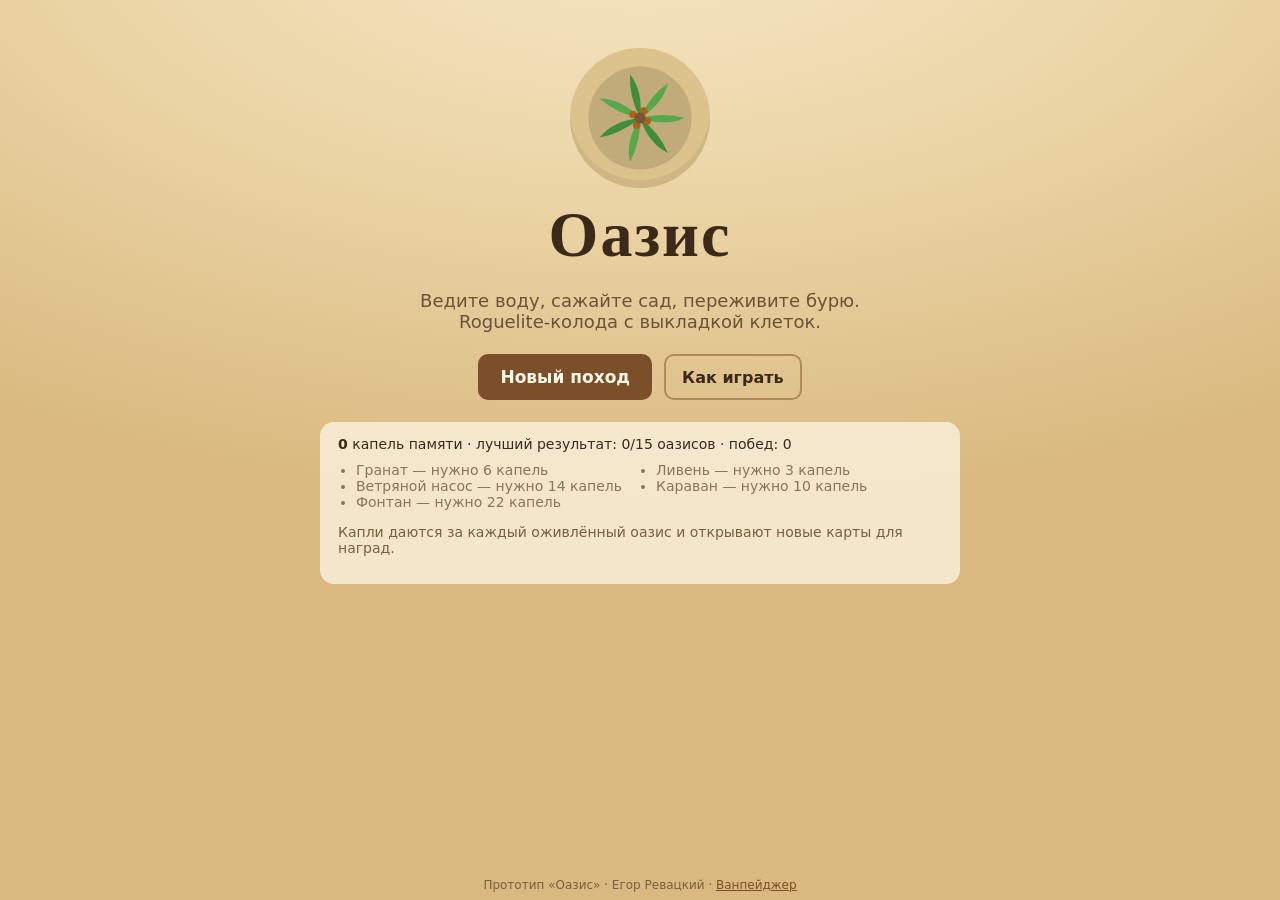
<file: index.html>
<!doctype html>
<html lang="ru">
<head>
<meta charset="utf-8">
<meta name="viewport" content="width=device-width, initial-scale=1">
<title>Оазис — прототип</title>
<meta name="description" content="Оазис: roguelite-колода с выкладкой клеток. Ведите воду, сажайте сад, переживите бурю.">
<link rel="stylesheet" href="style.css?v=5">
</head>
<body>
<main id="app"></main>
<footer class="credit">Прототип «Оазис» · Егор Ревацкий · <a href="onepager.html" target="_blank">Ванпейджер</a></footer>
<script src="game.js?v=5"></script>
</body>
</html>
</file>
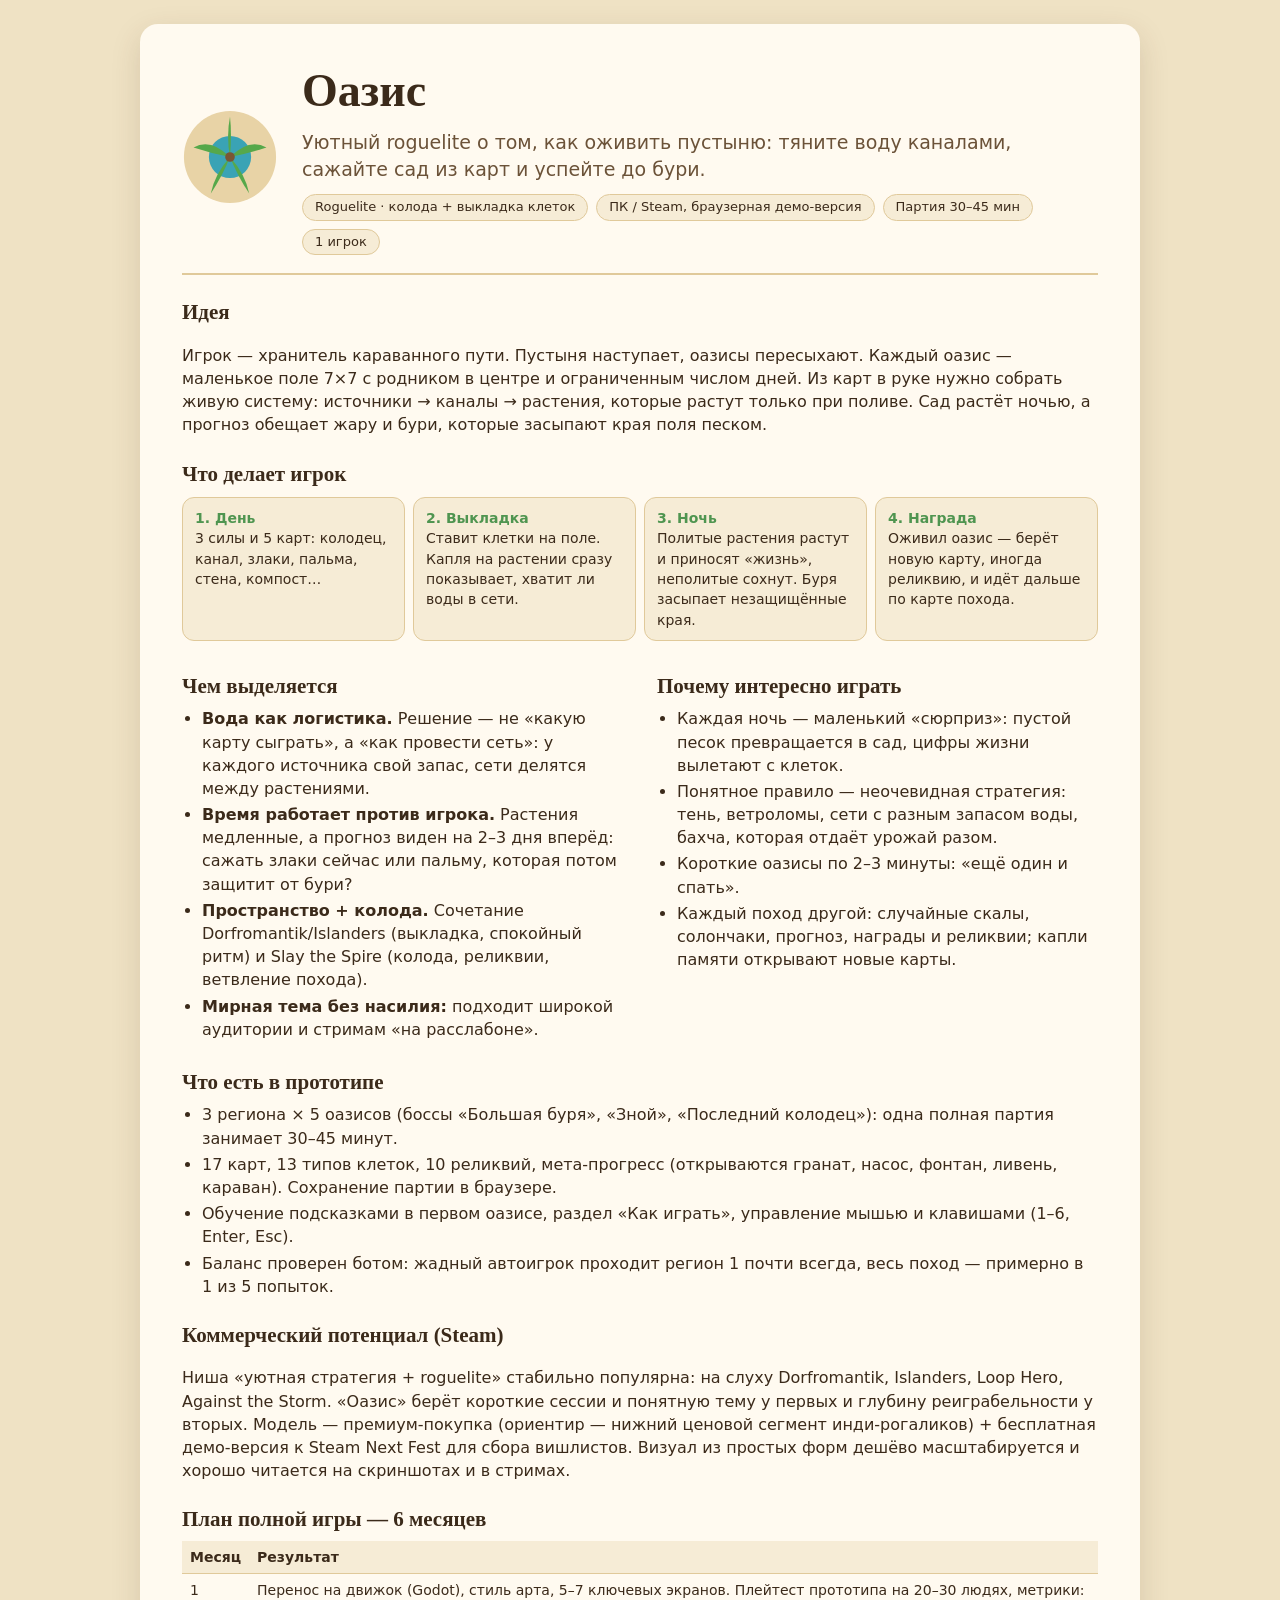
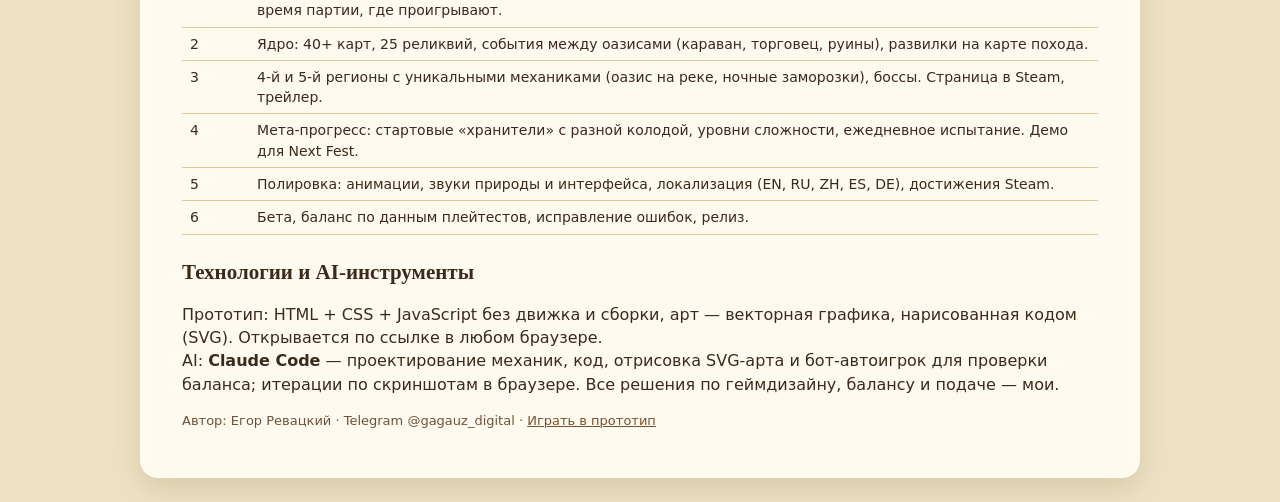
<file: onepager.html>
<!doctype html>
<html lang="ru">
<head>
<meta charset="utf-8">
<meta name="viewport" content="width=device-width, initial-scale=1">
<title>Оазис — ванпейджер</title>
<style>
  :root{--ink:#3b2a1a;--ink2:#6b5238;--sand:#f6ecd6;--line:#e0c99a;--leaf:#4f9550;--water:#3aa3b5}
  *{box-sizing:border-box}
  body{margin:0;font-family:"Segoe UI",system-ui,Roboto,Arial,sans-serif;color:var(--ink);background:#efe2c4;line-height:1.45}
  .page{max-width:1000px;margin:24px auto;background:#fffaf0;border-radius:18px;padding:34px 42px;box-shadow:0 10px 30px rgba(80,50,20,.15)}
  header{display:flex;gap:24px;align-items:center;border-bottom:2px solid var(--line);padding-bottom:18px}
  header svg{width:96px;height:96px;flex:none}
  h1{font-family:Georgia,serif;font-size:46px;margin:0}
  .logline{font-size:19px;color:var(--ink2);margin:4px 0 0}
  .meta{display:flex;flex-wrap:wrap;gap:8px;margin-top:10px}
  .meta span{background:var(--sand);border:1px solid var(--line);border-radius:20px;padding:3px 12px;font-size:13px}
  h2{font-family:Georgia,serif;font-size:21px;margin:22px 0 6px}
  .grid{display:grid;grid-template-columns:1fr 1fr;gap:10px 34px}
  ul{margin:4px 0;padding-left:20px} li{margin:3px 0}
  .loop{display:flex;gap:8px;align-items:stretch;margin:8px 0;flex-wrap:wrap}
  .step{flex:1 1 150px;background:var(--sand);border-radius:12px;padding:10px 12px;font-size:14px;border:1px solid var(--line)}
  .step b{display:block;color:var(--leaf)}
  table{border-collapse:collapse;width:100%;font-size:14px}
  td,th{border-bottom:1px solid var(--line);padding:6px 8px;text-align:left;vertical-align:top}
  th{background:var(--sand)}
  .note{font-size:13px;color:var(--ink2)}
  a{color:#7a4f2a}
  @media(max-width:760px){.grid{grid-template-columns:1fr}.page{padding:22px}}
  @media print{body{background:#fff}.page{box-shadow:none;margin:0;max-width:none}}
</style>
</head>
<body>
<div class="page">
<header>
  <svg viewBox="0 0 100 100"><circle cx="50" cy="50" r="48" fill="#e8d3a6"/><circle cx="50" cy="50" r="22" fill="#3aa3b5"/><g fill="#56a84a"><path d="M50 50 Q70 30 88 40 Q70 46 50 50"/><path d="M50 50 Q30 30 12 40 Q30 46 50 50"/><path d="M50 50 Q66 68 70 88 Q58 70 50 50"/><path d="M50 50 Q34 68 30 88 Q42 70 50 50"/><path d="M50 50 Q52 26 50 8 Q46 28 50 50"/></g><circle cx="50" cy="50" r="5" fill="#7a5533"/></svg>
  <div>
    <h1>Оазис</h1>
    <p class="logline">Уютный roguelite о том, как оживить пустыню: тяните воду каналами, сажайте сад из карт и успейте до бури.</p>
    <div class="meta"><span>Roguelite · колода + выкладка клеток</span><span>ПК / Steam, браузерная демо-версия</span><span>Партия 30–45 мин</span><span>1 игрок</span></div>
  </div>
</header>

<h2>Идея</h2>
<p>Игрок — хранитель караванного пути. Пустыня наступает, оазисы пересыхают. Каждый оазис — маленькое поле 7×7 с родником в центре и ограниченным числом дней. Из карт в руке нужно собрать живую систему: источники → каналы → растения, которые растут только при поливе. Сад растёт ночью, а прогноз обещает жару и бури, которые засыпают края поля песком.</p>

<h2>Что делает игрок</h2>
<div class="loop">
  <div class="step"><b>1. День</b>3 силы и 5 карт: колодец, канал, злаки, пальма, стена, компост…</div>
  <div class="step"><b>2. Выкладка</b>Ставит клетки на поле. Капля на растении сразу показывает, хватит ли воды в сети.</div>
  <div class="step"><b>3. Ночь</b>Политые растения растут и приносят «жизнь», неполитые сохнут. Буря засыпает незащищённые края.</div>
  <div class="step"><b>4. Награда</b>Оживил оазис — берёт новую карту, иногда реликвию, и идёт дальше по карте похода.</div>
</div>

<div class="grid">
<div>
<h2>Чем выделяется</h2>
<ul>
  <li><b>Вода как логистика.</b> Решение — не «какую карту сыграть», а «как провести сеть»: у каждого источника свой запас, сети делятся между растениями.</li>
  <li><b>Время работает против игрока.</b> Растения медленные, а прогноз виден на 2–3 дня вперёд: сажать злаки сейчас или пальму, которая потом защитит от бури?</li>
  <li><b>Пространство + колода.</b> Сочетание Dorfromantik/Islanders (выкладка, спокойный ритм) и Slay the Spire (колода, реликвии, ветвление похода).</li>
  <li><b>Мирная тема без насилия:</b> подходит широкой аудитории и стримам «на расслабоне».</li>
</ul>
</div>
<div>
<h2>Почему интересно играть</h2>
<ul>
  <li>Каждая ночь — маленький «сюрприз»: пустой песок превращается в сад, цифры жизни вылетают с клеток.</li>
  <li>Понятное правило — неочевидная стратегия: тень, ветроломы, сети с разным запасом воды, бахча, которая отдаёт урожай разом.</li>
  <li>Короткие оазисы по 2–3 минуты: «ещё один и спать».</li>
  <li>Каждый поход другой: случайные скалы, солончаки, прогноз, награды и реликвии; капли памяти открывают новые карты.</li>
</ul>
</div>
</div>

<h2>Что есть в прототипе</h2>
<ul>
  <li>3 региона × 5 оазисов (боссы «Большая буря», «Зной», «Последний колодец»): одна полная партия занимает 30–45 минут.</li>
  <li>17 карт, 13 типов клеток, 10 реликвий, мета-прогресс (открываются гранат, насос, фонтан, ливень, караван). Сохранение партии в браузере.</li>
  <li>Обучение подсказками в первом оазисе, раздел «Как играть», управление мышью и клавишами (1–6, Enter, Esc).</li>
  <li>Баланс проверен ботом: жадный автоигрок проходит регион 1 почти всегда, весь поход — примерно в 1 из 5 попыток.</li>
</ul>

<h2>Коммерческий потенциал (Steam)</h2>
<p>Ниша «уютная стратегия + roguelite» стабильно популярна: на слуху Dorfromantik, Islanders, Loop Hero, Against the Storm. «Оазис» берёт короткие сессии и понятную тему у первых и глубину реиграбельности у вторых. Модель — премиум-покупка (ориентир — нижний ценовой сегмент инди-рогаликов) + бесплатная демо-версия к Steam Next Fest для сбора вишлистов. Визуал из простых форм дешёво масштабируется и хорошо читается на скриншотах и в стримах.</p>

<h2>План полной игры — 6 месяцев</h2>
<table>
  <tr><th>Месяц</th><th>Результат</th></tr>
  <tr><td>1</td><td>Перенос на движок (Godot), стиль арта, 5–7 ключевых экранов. Плейтест прототипа на 20–30 людях, метрики: время партии, где проигрывают.</td></tr>
  <tr><td>2</td><td>Ядро: 40+ карт, 25 реликвий, события между оазисами (караван, торговец, руины), развилки на карте похода.</td></tr>
  <tr><td>3</td><td>4-й и 5-й регионы с уникальными механиками (оазис на реке, ночные заморозки), боссы. Страница в Steam, трейлер.</td></tr>
  <tr><td>4</td><td>Мета-прогресс: стартовые «хранители» с разной колодой, уровни сложности, ежедневное испытание. Демо для Next Fest.</td></tr>
  <tr><td>5</td><td>Полировка: анимации, звуки природы и интерфейса, локализация (EN, RU, ZH, ES, DE), достижения Steam.</td></tr>
  <tr><td>6</td><td>Бета, баланс по данным плейтестов, исправление ошибок, релиз.</td></tr>
</table>

<h2>Технологии и AI-инструменты</h2>
<p>Прототип: HTML + CSS + JavaScript без движка и сборки, арт — векторная графика, нарисованная кодом (SVG). Открывается по ссылке в любом браузере.<br>
AI: <b>Claude Code</b> — проектирование механик, код, отрисовка SVG-арта и бот-автоигрок для проверки баланса; итерации по скриншотам в браузере. Все решения по геймдизайну, балансу и подаче — мои.</p>
<p class="note">Автор: Егор Ревацкий · Telegram @gagauz_digital · <a href="index.html">Играть в прототип</a></p>
</div>
</body>
</html>
</file>
<file: style.css>
:root{
  --sand:#e8d3a6; --sand2:#dcc28c; --dune:#c9a96e; --ink:#3b2a1a; --ink2:#6b5238;
  --water:#3aa3b5; --water2:#8fe0ea; --leaf:#4f9550; --sun:#e39b2d; --storm:#9b6b3c; --bad:#c0443b;
  --panel:#fbf4e4; --card:#fffaf0;
}
*{box-sizing:border-box}
html,body{margin:0;height:100%}
body{font-family:"Segoe UI",system-ui,-apple-system,Roboto,Arial,sans-serif;color:var(--ink);
  background:radial-gradient(1200px 600px at 50% -10%,#f6e7c6 0%,#ecd6a8 45%,#d9b97f 100%) fixed;}
button{font:inherit;cursor:pointer;border:0;border-radius:10px;padding:10px 16px;background:#7a4f2a;color:#fff7e8;font-weight:600}
button:hover{filter:brightness(1.08)}
button:disabled{opacity:.45;cursor:default}
button.big{padding:13px 22px;font-size:17px}
button.ghost{background:transparent;color:var(--ink);border:2px solid #b08a5a}
button.sm{padding:6px 10px;font-size:13px}
#app{min-height:calc(100vh - 28px)}
.credit{text-align:center;font-size:12px;color:#7a5f40;padding:6px}
.credit a{color:#7a4f2a}
svg{display:block;width:100%;height:100%}
.hint{color:#7a5f40;font-size:14px}
.life b,.life{color:#2f7d3a}

/* title */
.title{max-width:680px;margin:0 auto;padding:48px 20px;text-align:center}
.title .logo,.end .logo{width:140px;height:140px;margin:0 auto;background:var(--sand2);border-radius:50%;padding:14px;box-shadow:inset 0 -8px 0 rgba(0,0,0,.06)}
.title h1{font-size:64px;margin:10px 0 0;letter-spacing:2px;font-family:Georgia,"Times New Roman",serif}
.tag{font-size:18px;color:var(--ink2)}
.btns{display:flex;gap:12px;justify-content:center;flex-wrap:wrap;margin:22px 0}
.metabox{background:rgba(255,250,235,.7);border-radius:14px;padding:14px 18px;text-align:left;font-size:14px}
.metabox ul{columns:2;margin:10px 0;padding-left:18px;color:#8b7558}
.metabox li.on{color:#2f7d3a}

.panel{max-width:960px;margin:24px auto;background:var(--panel);border-radius:18px;padding:22px 28px;box-shadow:0 10px 30px rgba(80,50,20,.18)}
.panel h2{margin-top:0;font-family:Georgia,serif;font-size:30px}
.help ol{line-height:1.55;padding-left:22px}
.help li{margin:6px 0}

/* map */
.region{border-radius:14px;padding:12px 16px;margin:10px 0;background:#f3e6c8;opacity:.75}
.region.active{opacity:1;background:#f7ecd2;box-shadow:inset 0 0 0 2px #c9a96e}
.region h3{margin:0}
.region p{margin:4px 0 10px;color:var(--ink2);font-size:14px}
.path{display:flex;align-items:center;flex-wrap:wrap;gap:0}
.node{display:flex;flex-direction:column;align-items:center;width:110px;text-align:center}
.node span{width:40px;height:40px;border-radius:50%;display:grid;place-items:center;background:#e2cfa5;font-weight:700;border:3px solid #c9a96e}
.node.done span{background:#7fb06b;color:#fff;border-color:#4f9550}
.node.cur span{background:#fff;border-color:#7a4f2a;box-shadow:0 0 0 5px rgba(122,79,42,.2)}
.node.boss span{border-radius:10px}
.node small{font-size:12px;color:var(--ink2);margin-top:4px}
.link{flex:0 0 16px;height:3px;background:#c9a96e;margin-bottom:22px}
.mapfoot{display:flex;gap:12px;align-items:center;flex-wrap:wrap;margin-top:14px}
.mapfoot>div{flex:1 1 100%;color:var(--ink2);font-size:14px}

/* game */
.game{display:flex;flex-direction:column;height:calc(100vh - 28px);padding:10px 14px;gap:8px}
.top{display:flex;align-items:center;gap:16px;background:rgba(255,248,232,.85);border-radius:14px;padding:8px 14px}
.lvl{display:flex;flex-direction:column;min-width:190px}
.lvl small{color:var(--ink2)}
.lvl b{font-size:18px;font-family:Georgia,serif}
.life{display:flex;align-items:center;gap:10px;flex:1}
.bar{flex:1;height:14px;background:#ead8b2;border-radius:8px;overflow:hidden;box-shadow:inset 0 1px 2px rgba(0,0,0,.15)}
.bar i{display:block;height:100%;background:linear-gradient(90deg,#7fb06b,#4f9550);transition:width .5s}
.life span{white-space:nowrap}
.day{white-space:nowrap}
.fc{display:flex;gap:4px}
.fd{width:52px;text-align:center;background:#f2e3c1;border-radius:8px;padding:2px 0}
.fd.now{background:#fff;box-shadow:inset 0 0 0 2px #c9a96e}
.fd small{display:block;font-size:10px;color:var(--ink2)}
.fd b{font-size:16px}
.fd .st{color:var(--storm)} .fd .ht{color:var(--sun)}

.mid{flex:1;display:flex;gap:12px;min-height:0;align-items:stretch}
.side{width:210px;background:rgba(255,248,232,.7);border-radius:14px;padding:12px;font-size:14px;overflow:auto}
.side.info h4{margin:0 0 6px;font-size:16px}
.side.info p{margin:6px 0;line-height:1.4}
.energy{display:flex;align-items:center;gap:6px;flex-wrap:wrap;margin-bottom:10px}
.energy .lbl{font-weight:700}
.pip{width:18px;height:18px;border-radius:50%;background:radial-gradient(circle at 35% 35%,#ffe7a1,#e39b2d);box-shadow:0 0 0 2px #b0731f}
.zero{color:var(--bad);font-weight:700}
.tagw{font-size:11px;background:#d7eef2;color:#1f6f7e;border-radius:6px;padding:2px 6px}
.piles{display:flex;gap:12px;color:var(--ink2);margin-bottom:10px}
.relics{display:flex;flex-wrap:wrap;gap:6px;margin-bottom:10px}
.relic{width:40px;height:40px;background:#f2e3c1;border-radius:10px;padding:4px}
.log{font-size:13px;color:var(--ink2);border-top:1px dashed #c9a96e;padding-top:8px}
.log div:first-child{font-weight:700;color:var(--ink)}

.boardwrap{flex:1;display:flex;flex-direction:column;align-items:center;justify-content:center;min-width:0;position:relative}
.board{display:grid;grid-template-columns:repeat(7,1fr);gap:4px;width:min(100%,calc(100vh - 380px),600px);aspect-ratio:1;padding:8px;border-radius:16px;
  background:linear-gradient(135deg,#d6b47a,#c9a368);box-shadow:inset 0 0 0 3px rgba(122,79,42,.25),0 8px 22px rgba(80,50,20,.2)}
.cell{position:relative;border-radius:8px;background:
  radial-gradient(circle at 30% 25%,rgba(255,255,255,.35) 0 2px,transparent 3px),
  radial-gradient(circle at 70% 65%,rgba(150,110,60,.18) 0 2px,transparent 3px),
  linear-gradient(160deg,#ecd8ab,#dfc28b);overflow:visible;cursor:default;transition:transform .1s}
.cell.salt{background:radial-gradient(circle at 40% 40%,#fff 0 3px,transparent 4px),radial-gradient(circle at 70% 70%,#fff 0 2px,transparent 3px),linear-gradient(160deg,#f3efe6,#dcd5c5)}
.cell.shade::after{content:"";position:absolute;inset:0;border-radius:8px;background:rgba(40,80,60,.13);pointer-events:none}
.cell.stormzone{box-shadow:inset 0 0 0 3px rgba(155,107,60,.75)}
.cell.can{cursor:pointer;box-shadow:inset 0 0 0 3px #5fae5b}
.cell.can:hover{transform:scale(1.05);background:linear-gradient(160deg,#f3e6c3,#e5cf9c)}
.cell.cant{opacity:.6}
.tile{position:absolute;inset:4%}
.drop{position:absolute;right:2px;top:2px;width:18px;height:18px;border-radius:50% 50% 50% 0;transform:rotate(-45deg);font-size:10px;display:grid;place-items:center;color:#fff;font-weight:700}
.drop.ok{background:var(--water)} .drop.no{background:var(--bad)}
.noshade{position:absolute;left:3px;top:1px;color:var(--sun);font-size:14px}
.pips{position:absolute;left:0;right:0;bottom:1px;text-align:center;font-size:9px;color:#4f7d34;letter-spacing:1px;text-shadow:0 0 2px #fff}
.cap{position:absolute;left:50%;bottom:-2px;transform:translateX(-50%);font-size:11px;background:#1f6f7e;color:#fff;border-radius:6px;padding:0 5px;font-weight:700}
.stormarrows{height:24px;margin-top:6px}
.sarrow{font-size:14px;color:#fff;background:var(--storm);border-radius:8px;padding:2px 10px}
.sarrow.heat{background:var(--sun)}

.pop{position:absolute;left:50%;top:30%;transform:translateX(-50%);font-weight:800;font-size:16px;pointer-events:none;animation:pop 1.5s ease-out forwards;white-space:nowrap;z-index:3;text-shadow:0 1px 0 #fff,0 0 6px #fff}
.pop.good{color:#2f7d3a} .pop.bad{color:var(--bad);font-size:12px}
@keyframes pop{0%{opacity:0;transform:translate(-50%,6px)}15%{opacity:1}100%{opacity:0;transform:translate(-50%,-34px)}}
.fx-place{animation:place .4s}
.fx-grow,.fx-water{animation:glow .5s}
@keyframes place{0%{transform:scale(.8)}60%{transform:scale(1.08)}100%{transform:scale(1)}}
@keyframes glow{0%{box-shadow:0 0 0 0 rgba(58,163,181,.8)}100%{box-shadow:0 0 0 14px rgba(58,163,181,0)}}
.ripple{animation:rip 3s ease-in-out infinite;transform-origin:50px 50px}
.ripple.r2{animation-delay:1.5s}
@keyframes rip{0%,100%{opacity:.3;transform:scale(.9)}50%{opacity:1;transform:scale(1.05)}}
.flow{animation:flow 1.4s linear infinite}
@keyframes flow{to{stroke-dashoffset:-32}}
.spin{animation:spin 6s linear infinite;transform-origin:50px 50px}
@keyframes spin{to{transform:rotate(360deg)}}

.bottom{display:flex;align-items:flex-end;gap:12px}
.cards{display:flex;gap:10px;flex:1;justify-content:center;align-items:flex-end;min-height:200px;padding-top:18px}
.cards.wrap{flex-wrap:wrap;justify-content:flex-start;margin:10px 0}
.card{position:relative;width:138px;height:196px;background:var(--card);border-radius:12px;padding:8px;display:flex;flex-direction:column;align-items:center;
  box-shadow:0 3px 0 #c9a96e,0 8px 16px rgba(80,50,20,.18);cursor:pointer;transition:transform .12s,box-shadow .12s;border:2px solid #e3cfa4}
.card:hover{transform:translateY(-8px)}
.card.sel{transform:translateY(-16px);border-color:#4f9550;box-shadow:0 0 0 3px #7fb06b,0 12px 20px rgba(80,50,20,.25)}
.card.dis{opacity:.5}
.card.r1{border-color:#9cc2c8} .card.r2{border-color:#d9a441}
.card .cost{position:absolute;left:-6px;top:-6px;width:28px;height:28px;border-radius:50%;background:radial-gradient(circle at 35% 35%,#ffe7a1,#e39b2d);display:grid;place-items:center;font-weight:800;box-shadow:0 0 0 2px #b0731f}
.card .art{width:62px;height:62px;background:#f1e2bf;border-radius:10px;padding:3px}
.card .nm{font-weight:700;font-size:13px;margin-top:5px;text-align:center;line-height:1.1}
.card .ds{font-size:10.5px;color:var(--ink2);text-align:center;margin-top:4px;line-height:1.22;overflow:hidden;display:-webkit-box;-webkit-line-clamp:5;-webkit-box-orient:vertical}
.card .cnt{position:absolute;right:6px;top:4px;font-weight:700;color:#7a4f2a}
.end{white-space:nowrap}
button.end{min-width:190px;height:64px}
button.end.win{background:#4f9550}

.reward h3{margin:18px 0 6px}
.relicpick{display:flex;gap:14px;flex-wrap:wrap}
.rp{width:260px;background:#fff8ea;border-radius:12px;padding:12px;display:flex;flex-direction:column;align-items:flex-start;gap:6px;cursor:pointer;border:2px solid #e3cfa4}
.rp:hover{border-color:#c9a96e}
.rp.sel{border-color:#4f9550;box-shadow:0 0 0 3px #7fb06b}
.rp.dis,.mini.gone{opacity:.4}
.rp p{margin:0;font-size:14px;color:var(--ink2)}
.small{gap:6px}
.mini{background:#fff8ea;border:1px solid #d9c49a;border-radius:8px;padding:4px 8px;font-size:13px;cursor:pointer}
.mini:hover{border-color:var(--bad)}
.mini.gone{text-decoration:line-through}
.panel.end{text-align:center;white-space:normal}
.flash{position:fixed;left:50%;top:18%;transform:translateX(-50%);background:#3b2a1a;color:#fff;padding:8px 16px;border-radius:10px;z-index:10;animation:pop 0.9s forwards}

@media (max-width:900px){
  .game{height:auto}
  .mid{flex-direction:column}
  .side{width:auto}
  .board{width:min(100%,94vw)}
  .top{flex-wrap:wrap}
  .cards{flex-wrap:wrap}
  .card{width:110px;height:160px}
}

.coach{position:absolute;top:-4px;left:50%;transform:translateX(-50%);background:#2f6f4a;color:#fff;border-radius:12px;padding:8px 14px;font-size:14px;max-width:560px;text-align:center;box-shadow:0 6px 16px rgba(0,0,0,.18);z-index:4}
.coach:after{content:"";position:absolute;left:50%;bottom:-7px;transform:translateX(-50%);border:7px solid transparent;border-top-color:#2f6f4a;border-bottom:0}
.boardwrap{padding-top:58px}
</file>
